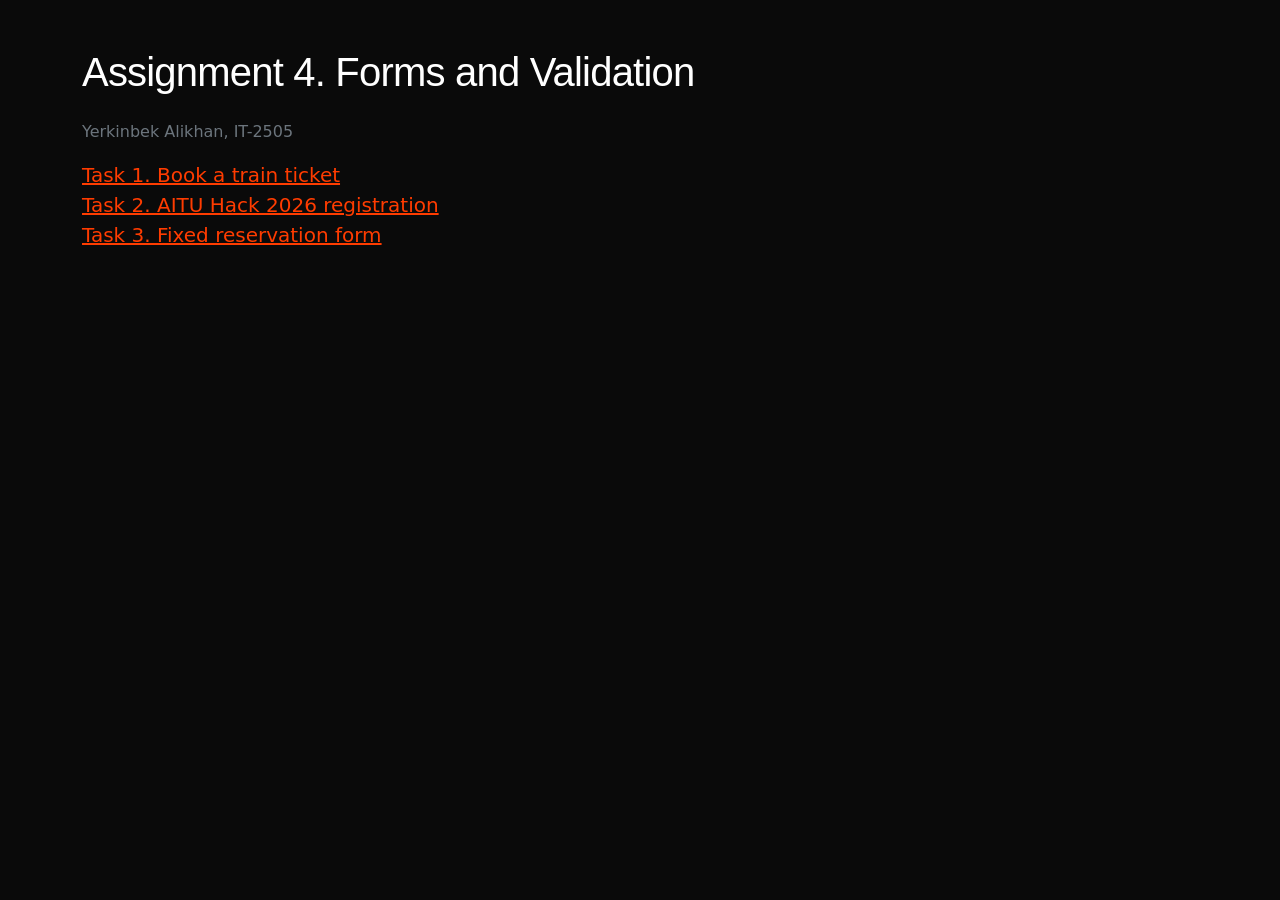
<file: Web-assignment4/Web-assignment4/index.html>
<!DOCTYPE html>
<html lang="en" data-bs-theme="dark">
<head>
  <meta charset="UTF-8">
  <meta name="viewport" content="width=device-width, initial-scale=1.0">
  <title>Assignment 4</title>
  <link href="https://cdn.jsdelivr.net/npm/bootstrap@5.3.3/dist/css/bootstrap.min.css" rel="stylesheet">
  <link rel="stylesheet" href="css/theme.css">
</head>
<body>
  <main class="container py-5">
    <h1 class="mb-4">Assignment 4. Forms and Validation</h1>
    <p class="text-secondary">Yerkinbek Alikhan, IT-2505</p>
    <ul class="list-unstyled fs-5">
      <li><a href="task1.html">Task 1. Book a train ticket</a></li>
      <li><a href="task2.html">Task 2. AITU Hack 2026 registration</a></li>
      <li><a href="task3.html">Task 3. Fixed reservation form</a></li>
    </ul>
  </main>
</body>
</html>
</file>
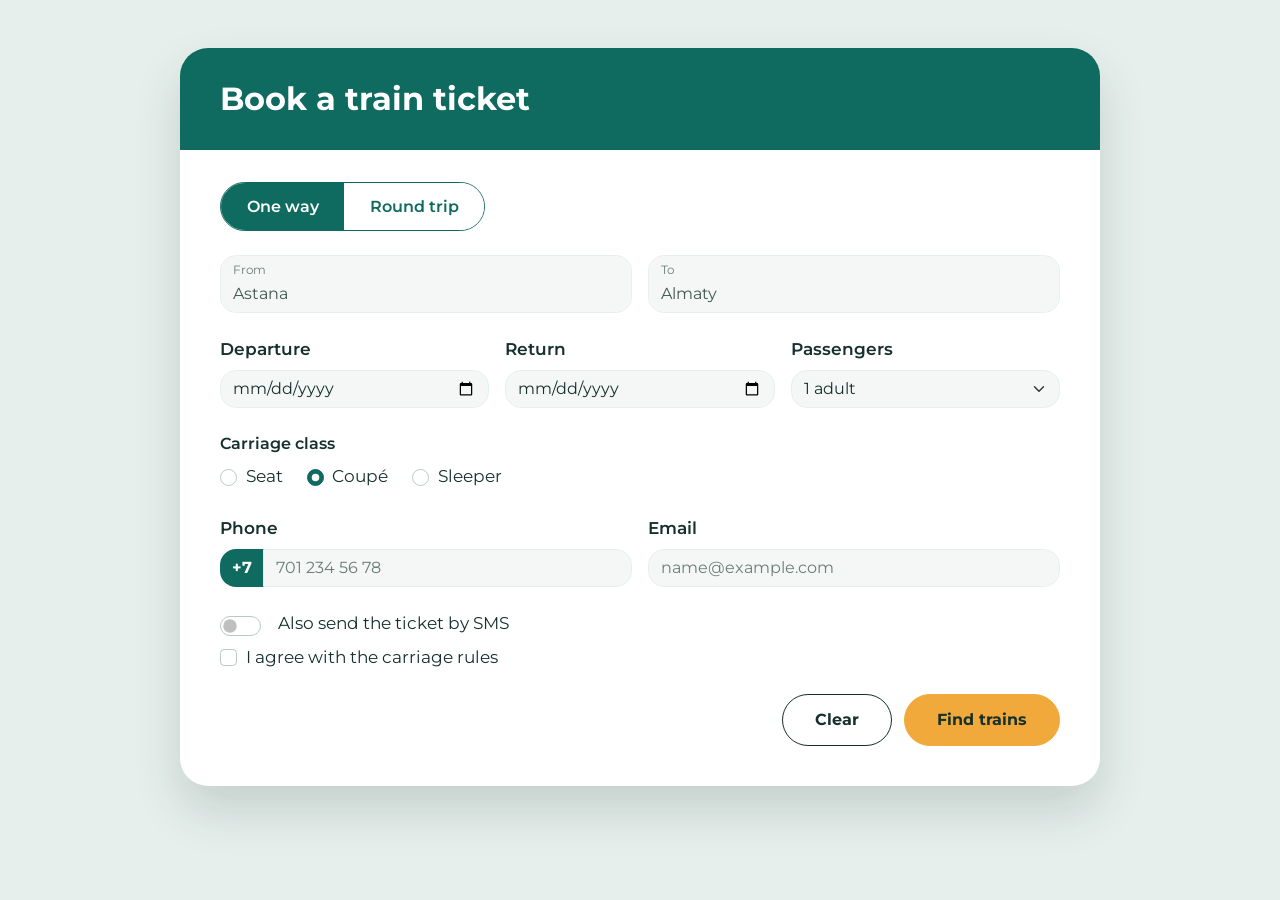
<file: Web-assignment4/Web-assignment4/task1.html>
<!DOCTYPE html>
<html lang="en">
<head>
  <meta charset="UTF-8">
  <meta name="viewport" content="width=device-width, initial-scale=1.0">
  <title>Book a train ticket</title>
  <link rel="preconnect" href="https://fonts.googleapis.com">
  <link rel="preconnect" href="https://fonts.gstatic.com" crossorigin>
  <link href="https://fonts.googleapis.com/css2?family=Montserrat:wght@400;500;600;700&amp;display=swap" rel="stylesheet">
  <link href="https://cdn.jsdelivr.net/npm/bootstrap@5.3.3/dist/css/bootstrap.min.css" rel="stylesheet">
  <link rel="stylesheet" href="css/task1.css">
</head>
<body>
  <main class="container py-4 py-md-5">
    <section class="ticket" aria-labelledby="form-title">
      <header class="ticket-head">
        <h1 id="form-title">Book a train ticket</h1>
      </header>

      <form class="ticket-body" action="#" method="get">
        <!-- One way / Round trip: two radio inputs -->
        <fieldset class="mb-4">
          <legend class="visually-hidden">Trip type</legend>
          <div class="trip-switch">
            <input type="radio" class="btn-check" name="trip" id="oneway" value="oneway" checked>
            <label class="btn" for="oneway">One way</label>
            <input type="radio" class="btn-check" name="trip" id="roundtrip" value="roundtrip">
            <label class="btn" for="roundtrip">Round trip</label>
          </div>
        </fieldset>

        <div class="row g-3 mb-4">
          <div class="col-12 col-md-6">
            <div class="form-floating">
              <input type="text" class="form-control" id="from" name="from" placeholder="Astana" autocomplete="off" required>
              <label for="from">From</label>
            </div>
          </div>
          <div class="col-12 col-md-6">
            <div class="form-floating">
              <input type="text" class="form-control" id="to" name="to" placeholder="Almaty" autocomplete="off" required>
              <label for="to">To</label>
            </div>
          </div>
        </div>

        <div class="row g-3 mb-4">
          <div class="col-12 col-md-4">
            <label for="departure" class="form-label">Departure</label>
            <input type="date" class="form-control" id="departure" name="departure" required>
          </div>
          <div class="col-12 col-md-4">
            <label for="return" class="form-label">Return</label>
            <input type="date" class="form-control" id="return" name="return">
          </div>
          <div class="col-12 col-md-4">
            <label for="passengers" class="form-label">Passengers</label>
            <select class="form-select" id="passengers" name="passengers" required>
              <option value="1" selected>1 adult</option>
              <option value="2">2 adults</option>
              <option value="3">3 adults</option>
              <option value="4">4 adults</option>
              <option value="5">5 adults</option>
              <option value="6">6 adults</option>
            </select>
          </div>
        </div>

        <fieldset class="mb-4">
          <legend class="field-title fs-6 mb-2">Carriage class</legend>
          <div class="d-flex flex-wrap column-gap-4 row-gap-2">
            <div class="form-check">
              <input class="form-check-input" type="radio" name="class" id="class-seat" value="seat" required>
              <label class="form-check-label" for="class-seat">Seat</label>
            </div>
            <div class="form-check">
              <input class="form-check-input" type="radio" name="class" id="class-coupe" value="coupe" checked required>
              <label class="form-check-label" for="class-coupe">Coupé</label>
            </div>
            <div class="form-check">
              <input class="form-check-input" type="radio" name="class" id="class-sleeper" value="sleeper" required>
              <label class="form-check-label" for="class-sleeper">Sleeper</label>
            </div>
          </div>
        </fieldset>

        <div class="row g-3 mb-4">
          <div class="col-12 col-md-6">
            <label for="phone" class="form-label">Phone</label>
            <div class="input-group">
              <span class="input-group-text prefix" id="phone-prefix">+7</span>
              <input type="tel" class="form-control" id="phone" name="phone" placeholder="701 234 56 78" autocomplete="tel-national" aria-describedby="phone-prefix" required>
            </div>
          </div>
          <div class="col-12 col-md-6">
            <label for="email" class="form-label">Email</label>
            <input type="email" class="form-control" id="email" name="email" placeholder="name@example.com" autocomplete="email" required>
          </div>
        </div>

        <div class="mb-2 form-check form-switch">
          <input class="form-check-input" type="checkbox" role="switch" id="sms" name="sms">
          <label class="form-check-label" for="sms">Also send the ticket by SMS</label>
        </div>
        <div class="mb-4 form-check">
          <input class="form-check-input" type="checkbox" id="agree" name="agree" required>
          <label class="form-check-label" for="agree">I agree with the carriage rules</label>
        </div>

        <div class="actions">
          <button type="reset" class="btn btn-clear">Clear</button>
          <button type="submit" class="btn btn-find">Find trains</button>
        </div>
      </form>
    </section>
  </main>
</body>
</html>
</file>
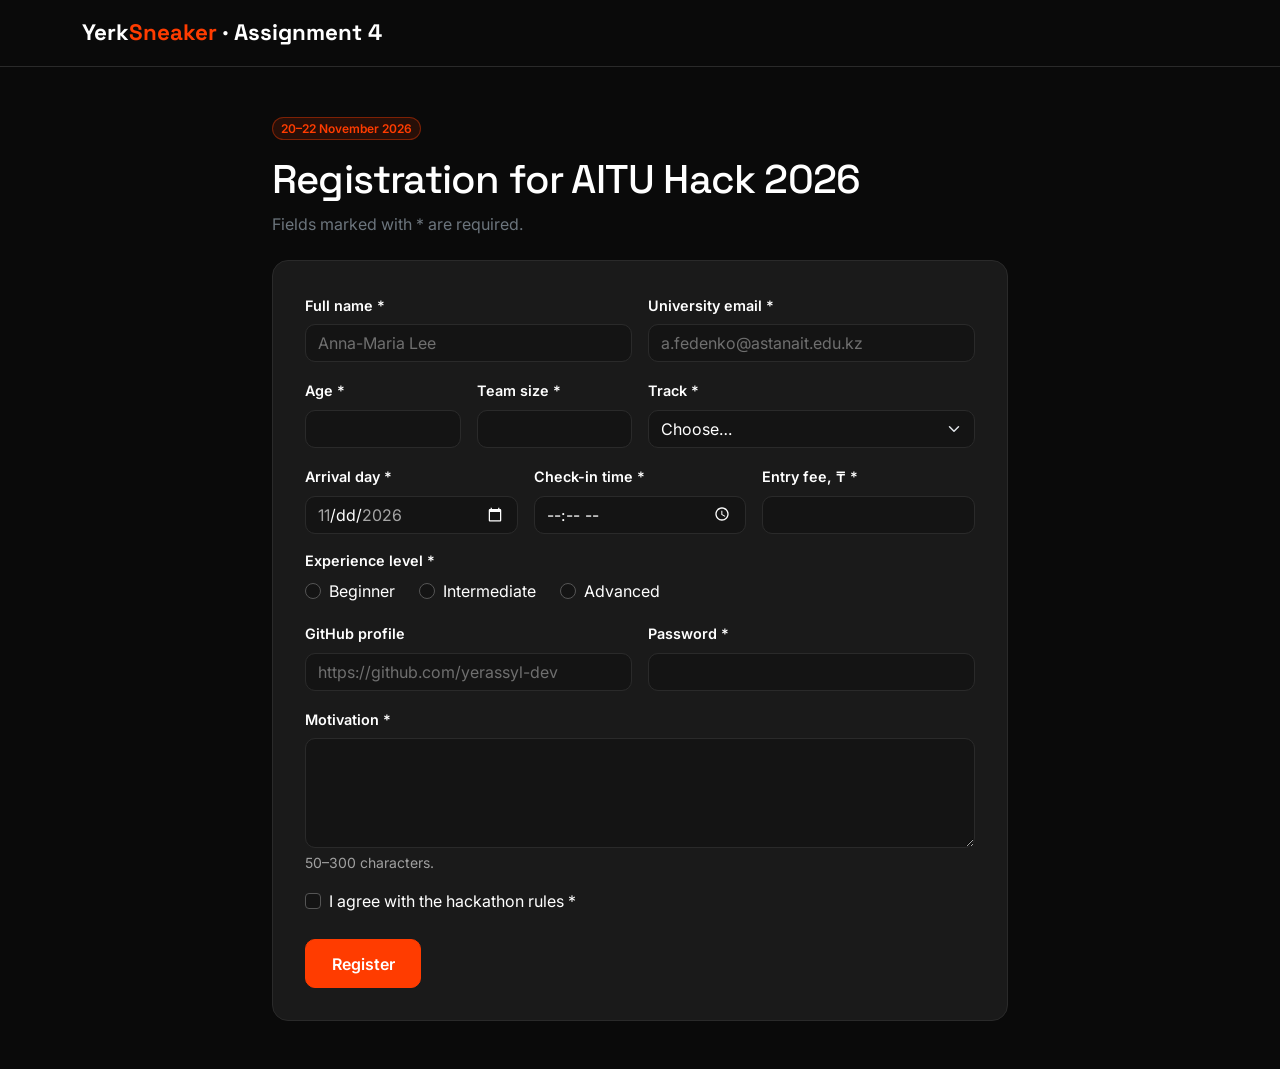
<file: Web-assignment4/Web-assignment4/task2.html>
<!DOCTYPE html>
<html lang="en" data-bs-theme="dark">
<head>
  <meta charset="UTF-8">
  <meta name="viewport" content="width=device-width, initial-scale=1.0">
  <title>AITU Hack 2026 registration</title>
  <link rel="preconnect" href="https://fonts.googleapis.com">
  <link rel="preconnect" href="https://fonts.gstatic.com" crossorigin>
  <link href="https://fonts.googleapis.com/css2?family=Inter:wght@400;500;600;700&amp;family=Space+Grotesk:wght@500;600;700&amp;display=swap" rel="stylesheet">
  <link href="https://cdn.jsdelivr.net/npm/bootstrap@5.3.3/dist/css/bootstrap.min.css" rel="stylesheet">
  <link rel="stylesheet" href="css/theme.css">
  <link rel="stylesheet" href="css/task2.css">
</head>
<body>
  <header class="topbar py-3">
    <div class="container"><a class="brand" href="index.html">Yerk<span>Sneaker</span> · Assignment 4</a></div>
  </header>

  <main class="container py-4 py-md-5">
    <div class="row justify-content-center">
      <div class="col-12 col-lg-9 col-xl-8">
        <span class="badge badge-accent rounded-pill mb-3">20–22 November 2026</span>
        <h1 class="mb-2">Registration for AITU Hack 2026</h1>
        <p class="text-secondary mb-4">Fields marked with * are required.</p>

        <form class="form-card" action="#" method="get">
          <div class="row g-3">

            <div class="col-12 col-md-6">
              <label for="fullname" class="form-label">Full name *</label>
              <input type="text" class="form-control" id="fullname" name="fullname" minlength="2" maxlength="40" placeholder="Anna-Maria Lee" autocomplete="name" required>
              <div class="invalid-feedback">Enter 2–40 characters.</div>
            </div>

            <div class="col-12 col-md-6">
              <label for="email" class="form-label">University email *</label>
              <input type="email" class="form-control" id="email" name="email" placeholder="a.fedenko@astanait.edu.kz" autocomplete="email" required>
              <div class="invalid-feedback">Enter a valid email address, for example name@astanait.edu.kz.</div>
            </div>

            <div class="col-6 col-md-3">
              <label for="age" class="form-label">Age *</label>
              <input type="number" class="form-control" id="age" name="age" min="16" max="30" step="1" inputmode="numeric" required>
              <div class="invalid-feedback">A whole number from 16 to 30.</div>
            </div>

            <div class="col-6 col-md-3">
              <label for="team" class="form-label">Team size *</label>
              <input type="number" class="form-control" id="team" name="team" min="1" max="4" step="1" inputmode="numeric" required>
              <div class="invalid-feedback">A whole number from 1 to 4.</div>
            </div>

            <div class="col-12 col-md-6">
              <label for="track" class="form-label">Track *</label>
              <select class="form-select" id="track" name="track" required>
                <option value="" selected>Choose…</option>
                <option value="web">Web</option>
                <option value="mobile">Mobile</option>
                <option value="ai">AI</option>
                <option value="gamedev">GameDev</option>
              </select>
              <div class="invalid-feedback">Choose one of the tracks.</div>
            </div>

            <div class="col-12 col-md-4">
              <label for="arrival" class="form-label">Arrival day *</label>
              <input type="date" class="form-control" id="arrival" name="arrival" min="2026-11-20" max="2026-11-22" required>
              <div class="invalid-feedback">Pick a day from 20 to 22 November 2026.</div>
            </div>

            <div class="col-12 col-md-4">
              <label for="checkin" class="form-label">Check-in time *</label>
              <input type="time" class="form-control" id="checkin" name="checkin" min="09:00" max="18:00" step="1800" required>
              <div class="invalid-feedback">From 09:00 to 18:00, every 30 minutes (10:00, 10:30…).</div>
            </div>

            <div class="col-12 col-md-4">
              <label for="fee" class="form-label">Entry fee, ₸ *</label>
              <input type="number" class="form-control" id="fee" name="fee" min="0" max="5000" step="500" inputmode="numeric" required>
              <div class="invalid-feedback">From 0 to 5000 ₸, in steps of 500 ₸.</div>
            </div>

            <div class="col-12">
              <fieldset>
                <legend class="form-label">Experience level *</legend>
                <div class="radio-group d-flex flex-wrap column-gap-4 row-gap-2">
                  <div class="form-check">
                    <input class="form-check-input" type="radio" name="level" id="level-beginner" value="beginner" required>
                    <label class="form-check-label" for="level-beginner">Beginner</label>
                  </div>
                  <div class="form-check">
                    <input class="form-check-input" type="radio" name="level" id="level-middle" value="intermediate" required>
                    <label class="form-check-label" for="level-middle">Intermediate</label>
                  </div>
                  <div class="form-check">
                    <input class="form-check-input" type="radio" name="level" id="level-advanced" value="advanced" required>
                    <label class="form-check-label" for="level-advanced">Advanced</label>
                  </div>
                </div>
                <div class="invalid-feedback">Choose your experience level.</div>
              </fieldset>
            </div>

            <div class="col-12 col-md-6">
              <label for="github" class="form-label">GitHub profile</label>
              <input type="url" class="form-control" id="github" name="github" placeholder="https://github.com/yerassyl-dev" autocomplete="url">
              <div class="invalid-feedback">Enter a full link, starting with https://</div>
            </div>

            <div class="col-12 col-md-6">
              <label for="password" class="form-label">Password *</label>
              <input type="password" class="form-control" id="password" name="password" minlength="8" maxlength="20" autocomplete="new-password" required>
              <div class="invalid-feedback">Use 8–20 characters.</div>
            </div>

            <div class="col-12">
              <label for="motivation" class="form-label">Motivation *</label>
              <textarea class="form-control" id="motivation" name="motivation" rows="4" minlength="50" maxlength="300" required></textarea>
              <div class="form-text">50–300 characters.</div>
              <div class="invalid-feedback">Write 50–300 characters.</div>
            </div>

            <div class="col-12">
              <div class="form-check">
                <input class="form-check-input" type="checkbox" id="rules" name="rules" required>
                <label class="form-check-label" for="rules">I agree with the hackathon rules *</label>
                <div class="invalid-feedback">You must accept the rules to register.</div>
              </div>
            </div>

            <div class="col-12 pt-2">
              <button type="submit" class="btn btn-accent">Register</button>
            </div>
          </div>
        </form>
      </div>
    </div>
  </main>
</body>
</html>
</file>
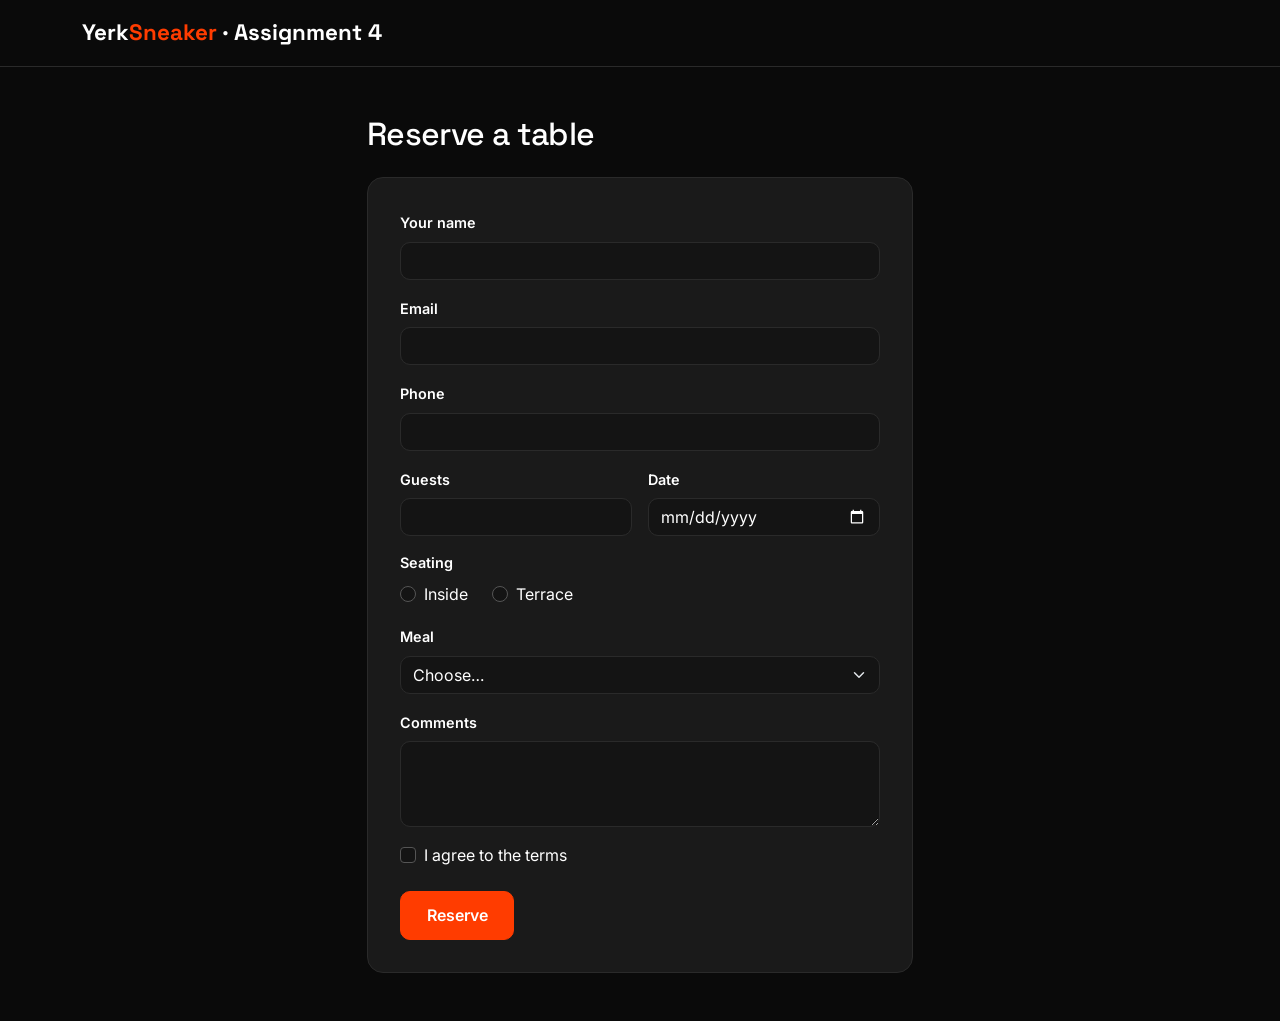
<file: Web-assignment4/Web-assignment4/task3.html>
<!DOCTYPE html>
<html lang="en" data-bs-theme="dark">
<head>
  <meta charset="UTF-8">
  <meta name="viewport" content="width=device-width, initial-scale=1.0">
  <title>Reserve a table</title>
  <link rel="preconnect" href="https://fonts.googleapis.com">
  <link rel="preconnect" href="https://fonts.gstatic.com" crossorigin>
  <link href="https://fonts.googleapis.com/css2?family=Inter:wght@400;500;600;700&amp;family=Space+Grotesk:wght@500;600;700&amp;display=swap" rel="stylesheet">
  <link href="https://cdn.jsdelivr.net/npm/bootstrap@5.3.3/dist/css/bootstrap.min.css" rel="stylesheet">
  <link rel="stylesheet" href="css/theme.css">
</head>
<body>
  <header class="topbar py-3">
    <div class="container"><a class="brand" href="index.html">Yerk<span>Sneaker</span> · Assignment 4</a></div>
  </header>

  <main class="container py-4 py-md-5">
    <div class="row justify-content-center">
      <div class="col-12 col-md-9 col-lg-6">
        <h1 class="h2 mb-4">Reserve a table</h1>

        <form class="form-card" action="#" method="post">
          <div class="mb-3">
            <label for="name" class="form-label">Your name</label>
            <input type="text" class="form-control" id="name" name="name" autocomplete="name" required>
          </div>

          <div class="mb-3">
            <label for="email" class="form-label">Email</label>
            <input type="email" class="form-control" id="email" name="email" autocomplete="email" required>
          </div>

          <div class="mb-3">
            <label for="phone" class="form-label">Phone</label>
            <input type="tel" class="form-control" id="phone" name="phone" autocomplete="tel" required>
          </div>

          <div class="row g-3 mb-3">
            <div class="col-12 col-sm-6">
              <label for="guests" class="form-label">Guests</label>
              <input type="number" class="form-control" id="guests" name="guests" min="1" max="12" step="1" inputmode="numeric" required>
            </div>
            <div class="col-12 col-sm-6">
              <label for="date" class="form-label">Date</label>
              <input type="date" class="form-control" id="date" name="date" required>
            </div>
          </div>

          <fieldset class="mb-3">
            <legend class="form-label">Seating</legend>
            <div class="d-flex flex-wrap column-gap-4 row-gap-2">
              <div class="form-check">
                <input class="form-check-input" type="radio" name="seating" id="seating-inside" value="inside" required>
                <label class="form-check-label" for="seating-inside">Inside</label>
              </div>
              <div class="form-check">
                <input class="form-check-input" type="radio" name="seating" id="seating-terrace" value="terrace" required>
                <label class="form-check-label" for="seating-terrace">Terrace</label>
              </div>
            </div>
          </fieldset>

          <div class="mb-3">
            <label for="meal" class="form-label">Meal</label>
            <select class="form-select" id="meal" name="meal" required>
              <option value="" selected disabled>Choose…</option>
              <option value="lunch">Lunch</option>
              <option value="dinner">Dinner</option>
            </select>
          </div>

          <div class="mb-3">
            <label for="comments" class="form-label">Comments</label>
            <textarea class="form-control" id="comments" name="comments" rows="3"></textarea>
          </div>

          <div class="form-check mb-4">
            <input class="form-check-input" type="checkbox" id="terms" name="terms" required>
            <label class="form-check-label" for="terms">I agree to the terms</label>
          </div>

          <button type="submit" class="btn btn-accent">Reserve</button>
        </form>
      </div>
    </div>
  </main>
</body>
</html>
</file>
<file: Web-assignment4/Web-assignment4/css/theme.css>
/* Shared theme for Task 2 and Task 3 - taken from the YerkSneaker midterm project */
:root {
  --bg: #0a0a0a;
  --bg-alt: #141414;
  --card-bg: #1a1a1a;
  --text: #ffffff;
  --text-muted: #a0a0a0;
  --accent: #ff3c00;
  --accent-hover: #e63500;
  --border: #2a2a2a;
  --ok: #2ecc71;
  --font-main: 'Inter', system-ui, -apple-system, sans-serif;
  --font-display: 'Space Grotesk', 'Inter', sans-serif;
}
body { font-family: var(--font-main); background: var(--bg); color: var(--text); min-height: 100vh; }
h1, h2, h3 { font-family: var(--font-display); letter-spacing: -0.02em; }
a { color: var(--accent); }
a:hover { color: var(--accent-hover); }

.topbar { border-bottom: 1px solid var(--border); background: rgba(10,10,10,.95); }
.brand { font-family: var(--font-display); font-weight: 700; font-size: 1.4rem; color: var(--text); text-decoration: none; }
.brand span { color: var(--accent); }

.form-card { background: var(--card-bg); border: 1px solid var(--border); border-radius: 16px; padding: 2rem; }
@media (max-width: 575.98px) { .form-card { padding: 1.25rem; } }
.badge-accent { background: rgba(255,60,0,.12); color: var(--accent); border: 1px solid rgba(255,60,0,.4); font-weight: 600; }

.form-label, legend.form-label { font-weight: 600; font-size: .9rem; }
.form-control, .form-select {
  background-color: var(--bg-alt); border: 1px solid var(--border); color: var(--text); border-radius: 10px;
}
.form-control:focus, .form-select:focus {
  background-color: var(--bg-alt); color: var(--text); border-color: var(--accent);
  box-shadow: 0 0 0 .25rem rgba(255,60,0,.25);
}
.form-control::placeholder { color: #6f6f6f; }
.form-text { color: var(--text-muted); }
.form-check-input { background-color: var(--bg-alt); border-color: #555; }
.form-check-input:checked { background-color: var(--accent); border-color: var(--accent); }
.form-check-input:focus { border-color: var(--accent); box-shadow: 0 0 0 .25rem rgba(255,60,0,.25); }

.btn-accent { background: var(--accent); border: 1px solid var(--accent); color: #fff; font-weight: 600; border-radius: 10px; padding: .7rem 1.6rem; }
.btn-accent:hover, .btn-accent:focus-visible { background: var(--accent-hover); border-color: var(--accent-hover); color: #fff; }
.btn:focus-visible { outline: 3px solid #fff; outline-offset: 2px; }
</file>
<file: Web-assignment4/Web-assignment4/css/task2.css>
/* Task 2 - errors only after the user touched a field (:user-invalid / :user-valid) */
.invalid-feedback { color: #ff6b6b; }

/* text-like fields, select, textarea */
.form-control:user-invalid, .form-select:user-invalid {
  border-color: #dc3545;
  box-shadow: none;
}
.form-control:user-invalid:focus, .form-select:user-invalid:focus { box-shadow: 0 0 0 .25rem rgba(220,53,69,.3); }
.form-control:user-valid, .form-select:user-valid { border-color: var(--ok); }

/* message sits right after the field, so ~ is enough */
.form-control:user-invalid ~ .invalid-feedback,
.form-select:user-invalid ~ .invalid-feedback { display: block; }

/* checkbox: input + label + message inside .form-check */
.form-check-input:user-invalid { border-color: #dc3545; }
.form-check-input:user-invalid ~ .form-check-label { color: #ff6b6b; }
.form-check-input:user-invalid ~ .invalid-feedback { display: block; }

/* radio group: message after the group is shown when any radio is invalid */
.radio-group:has(.form-check-input:user-invalid) + .invalid-feedback { display: block; }
.radio-group:has(.form-check-input:user-invalid) .form-check-input { border-color: #dc3545; }
</file>
<file: Web-assignment4/Web-assignment4/css/task1.css>
/* Task 1 - Book a train ticket (Bootstrap + own CSS) */
:root {
  --green: #0F6B5F;
  --amber: #F2A93B;
  --ink: #16302B;
  --field: #F4F7F5;
  --page: #E6EFEC;
  --bs-body-font-family: 'Montserrat', system-ui, sans-serif;
}

body {
  font-family: 'Montserrat', system-ui, sans-serif;
  background: var(--page);
  color: var(--ink);
  min-height: 100vh;
  font-size: 1.0625rem;
}

.ticket {
  max-width: 920px;
  margin-inline: auto;
  background: #fff;
  border-radius: 28px;
  box-shadow: 0 24px 48px rgba(22, 48, 43, .16);
  overflow: hidden;
}
.ticket-head { background: var(--green); color: #fff; padding: 2rem 2.5rem; }
.ticket-head h1 { font-size: clamp(1.5rem, 4vw, 2rem); font-weight: 700; margin: 0; }
.ticket-body { padding: 2rem 2.5rem 2.5rem; }
@media (max-width: 575.98px) {
  .ticket-head { padding: 1.25rem 1.5rem; }
  .ticket-body { padding: 1.25rem 1.5rem 1.75rem; }
}

/* labels and fields */
.form-label, .field-title { font-weight: 600; color: var(--ink); }
.form-control, .form-select {
  background-color: var(--field);
  border: 1px solid var(--page);
  border-radius: 16px;
  color: var(--ink);
  font-family: inherit;
}
.form-control:focus, .form-select:focus {
  background-color: var(--field);
  border-color: var(--green);
  box-shadow: 0 0 0 .25rem rgba(15, 107, 95, .2);
}
.form-control::placeholder { color: #6b7d78; opacity: 1; }

/* floating labels: always raised, the placeholder is a hint (so Clear really empties the field) */
.form-floating > .form-control { height: calc(3.4rem + 2px); padding-top: 1.55rem; padding-bottom: .3rem; }
.form-floating > label { color: #6b7d78; font-size: .9rem; }
.form-floating > .form-control::placeholder { color: var(--ink); opacity: .8; }
.form-floating > .form-control:placeholder-shown ~ label,
.form-floating > .form-control:focus ~ label,
.form-floating > .form-control:not(:placeholder-shown) ~ label {
  transform: scale(.85) translateY(-.6rem) translateX(.15rem);
  opacity: 1;
}
.form-floating > .form-control:placeholder-shown ~ label::after { background: transparent; }

/* One way / Round trip: two radios as a segmented pill */
.trip-switch { border: 1.5px solid var(--green); border-radius: 999px; overflow: hidden; display: inline-flex; }
.trip-switch .btn {
  border: 0; border-radius: 0; padding: .7rem 1.6rem; font-weight: 600;
  color: var(--green); background: #fff; font-family: inherit;
}
.btn-check:checked + .btn { background: var(--green); color: #fff; }
.btn-check:focus-visible + .btn { outline: 3px solid var(--amber); outline-offset: -3px; }

/* radios, checkbox, switch */
.form-check-input { border-color: #b9c9c4; background-color: #fff; }
.form-check-input:checked { background-color: var(--green); border-color: var(--green); }
.form-check-input:focus { border-color: var(--green); box-shadow: 0 0 0 .25rem rgba(15, 107, 95, .2); }
.form-switch { padding-left: 3.4em; }
.form-switch .form-check-input { width: 2.4em; height: 1.2em; margin-left: -3.4em; }
.form-check-label { color: var(--ink); }

/* phone prefix */
.input-group-text.prefix {
  background: var(--green); color: #fff; font-weight: 700; border: 0;
  border-radius: 16px 0 0 16px;
}
.input-group > .form-control { border-radius: 0 16px 16px 0; }

/* buttons */
.btn-find, .btn-clear {
  font-family: inherit; font-weight: 700; border-radius: 999px; padding: .8rem 2rem;
  border: 1.5px solid var(--ink); color: var(--ink);
}
.btn-find { background: var(--amber); border-color: var(--amber); }
.btn-find:hover, .btn-find:focus-visible { background: #e29a28; border-color: #e29a28; color: var(--ink); }
.btn-clear { background: #fff; }
.btn-clear:hover, .btn-clear:focus-visible { background: var(--page); color: var(--ink); border-color: var(--ink); }
.btn:focus-visible { outline: 3px solid var(--green); outline-offset: 2px; }

/* phone: Find trains above Clear without changing the HTML order */
.actions { display: flex; flex-direction: column-reverse; gap: .75rem; }
@media (min-width: 576px) {
  .actions { flex-direction: row; justify-content: flex-end; }
}
</file>
